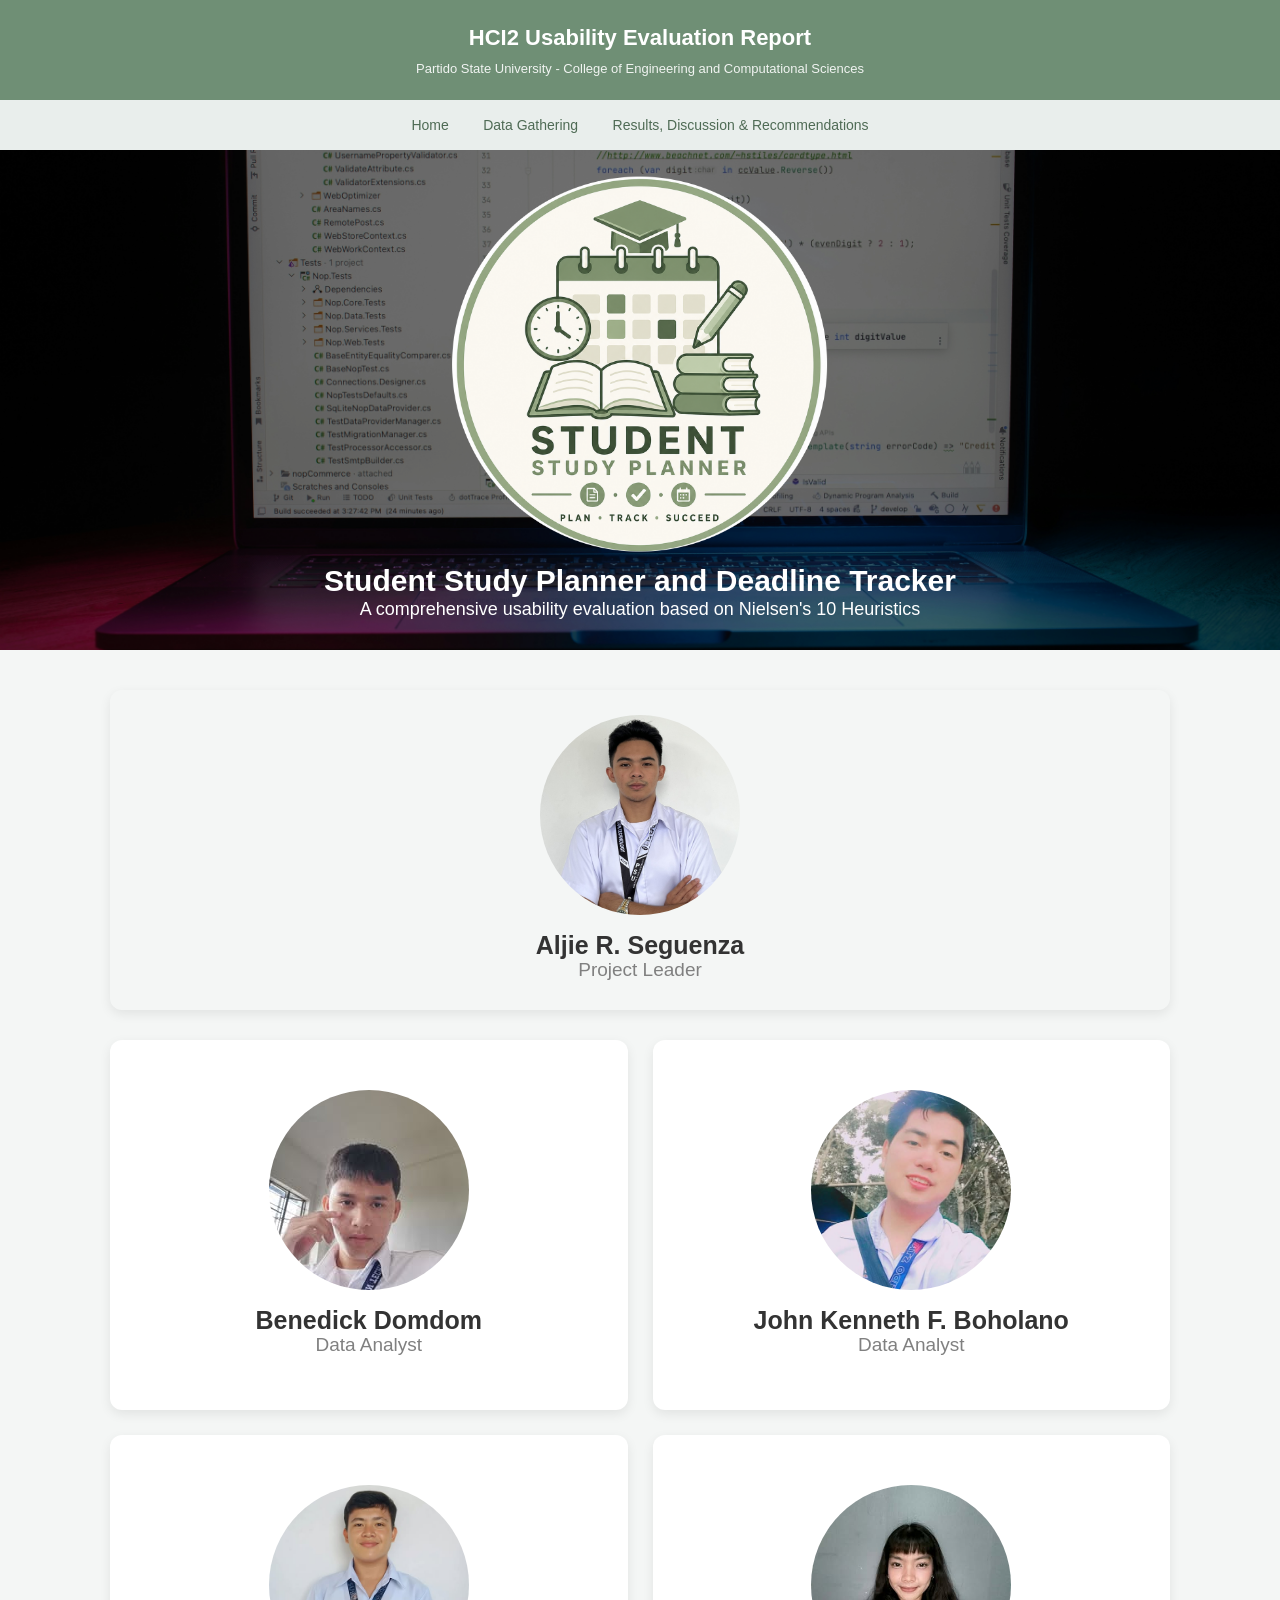
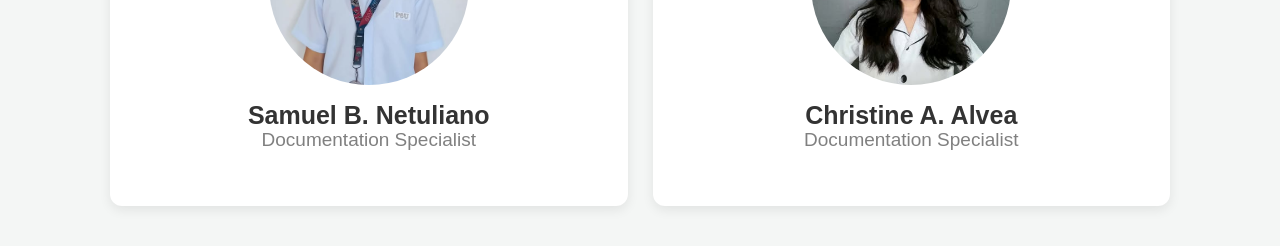
<file: index.html>
<!DOCTYPE html>
<html lang="en">
<head>
<meta charset="UTF-8">
<meta name="viewport" content="width=device-width, initial-scale=1.0">
<title>HCI2 Usability Evaluation Report</title>

<link rel="stylesheet" href="style.css">
</head>

<body>

<!-- HEADER -->
<div class="header">
    <h1>HCI2 Usability Evaluation Report</h1>
    <p>Partido State University - College of Engineering and Computational Sciences</p>
</div>

<!-- NAVBAR -->
<div class="navbar">
    <a href="index.html">Home</a>
    <a href="domdom/DataGather/Datapage.html">Data Gathering</a>
    <a href="tin/results.html">Results, Discussion & Recommendations</a>
</div>

<!-- HERO (UPDATED WITH OVERLAY CONTENT) -->
<div class="hero">
    <img src="photos/daniil-komov-EiRDRKEkboU-unsplash.jpg" alt="Header Image">

    <div class="hero-content">
        <img src="photos/logo.png" alt="Logo" class="hero-logo">
        <h2>Student Study Planner and Deadline Tracker</h2>
        <p>A comprehensive usability evaluation based on Nielsen's 10 Heuristics</p>
    </div>
</div>

<!-- MAIN CONTENT -->
<div class="container">

    <!-- TEAM -->
    <div class="team">

        <!-- LEADER -->
        <div class="leader">
            <img src="photos/Seguenza.JPEG" alt="Aljie Seguenza" class="avatar">
            <h4>Aljie R. Seguenza</h4>
            <div class="role">Project Leader</div>
        </div>

        <div class="team-grid">

            <div class="member">
                <img src="photos/Domdom.jpg" class="avatar">
                <h4>Benedick Domdom</h4>
                <div class="role">Data Analyst</div>
            </div>

            <div class="member">
                <img src="photos/Boholano.jpg" class="avatar">
                <h4>John Kenneth F. Boholano</h4>
                <div class="role">Data Analyst</div>
            </div>

            <div class="member">
                <img src="photos/Netuliano.jpg" class="avatar">
                <h4>Samuel B. Netuliano</h4>
                <div class="role">Documentation Specialist</div>
            </div>

            <div class="member">
                <img src="photos/Alvea.jpg" class="avatar">
                <h4>Christine A. Alvea</h4>
                <div class="role">Documentation Specialist</div>
            </div>

        </div>
    </div>

</div>

</body>
</html>
</file>
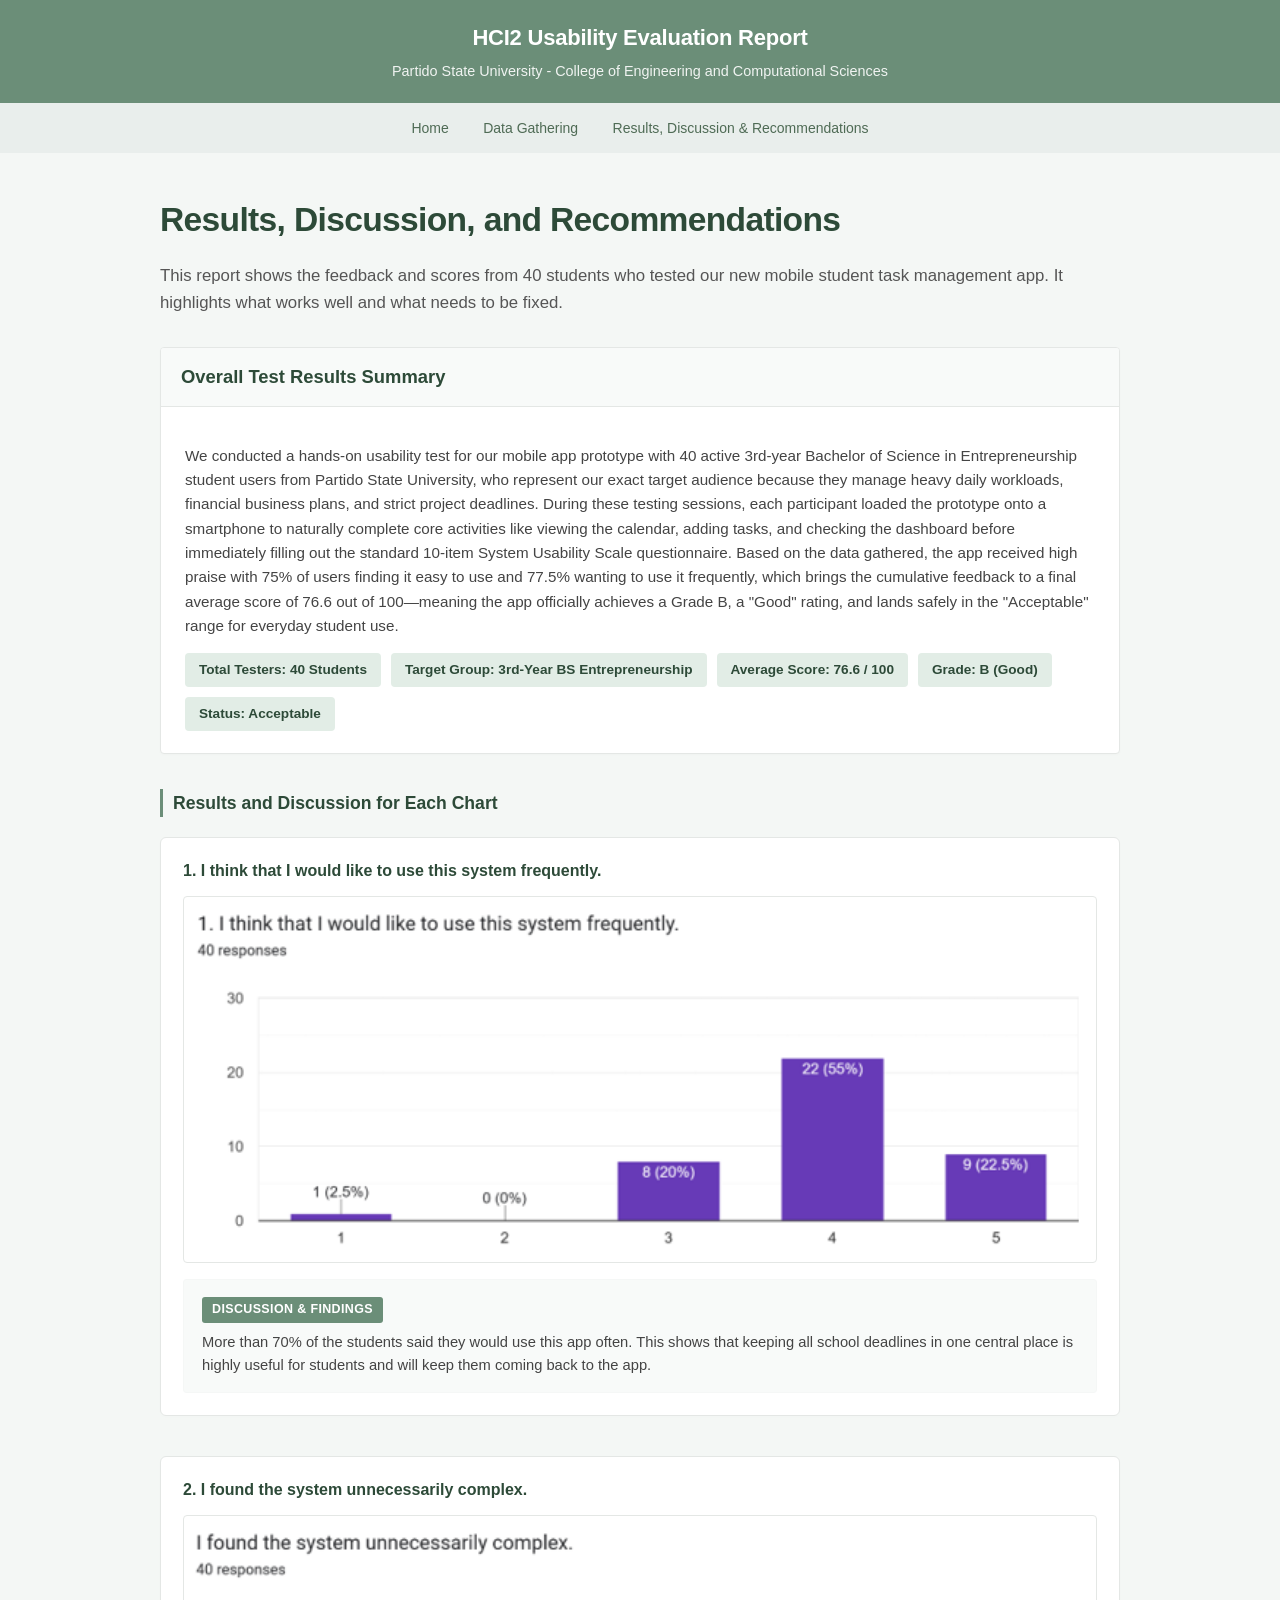
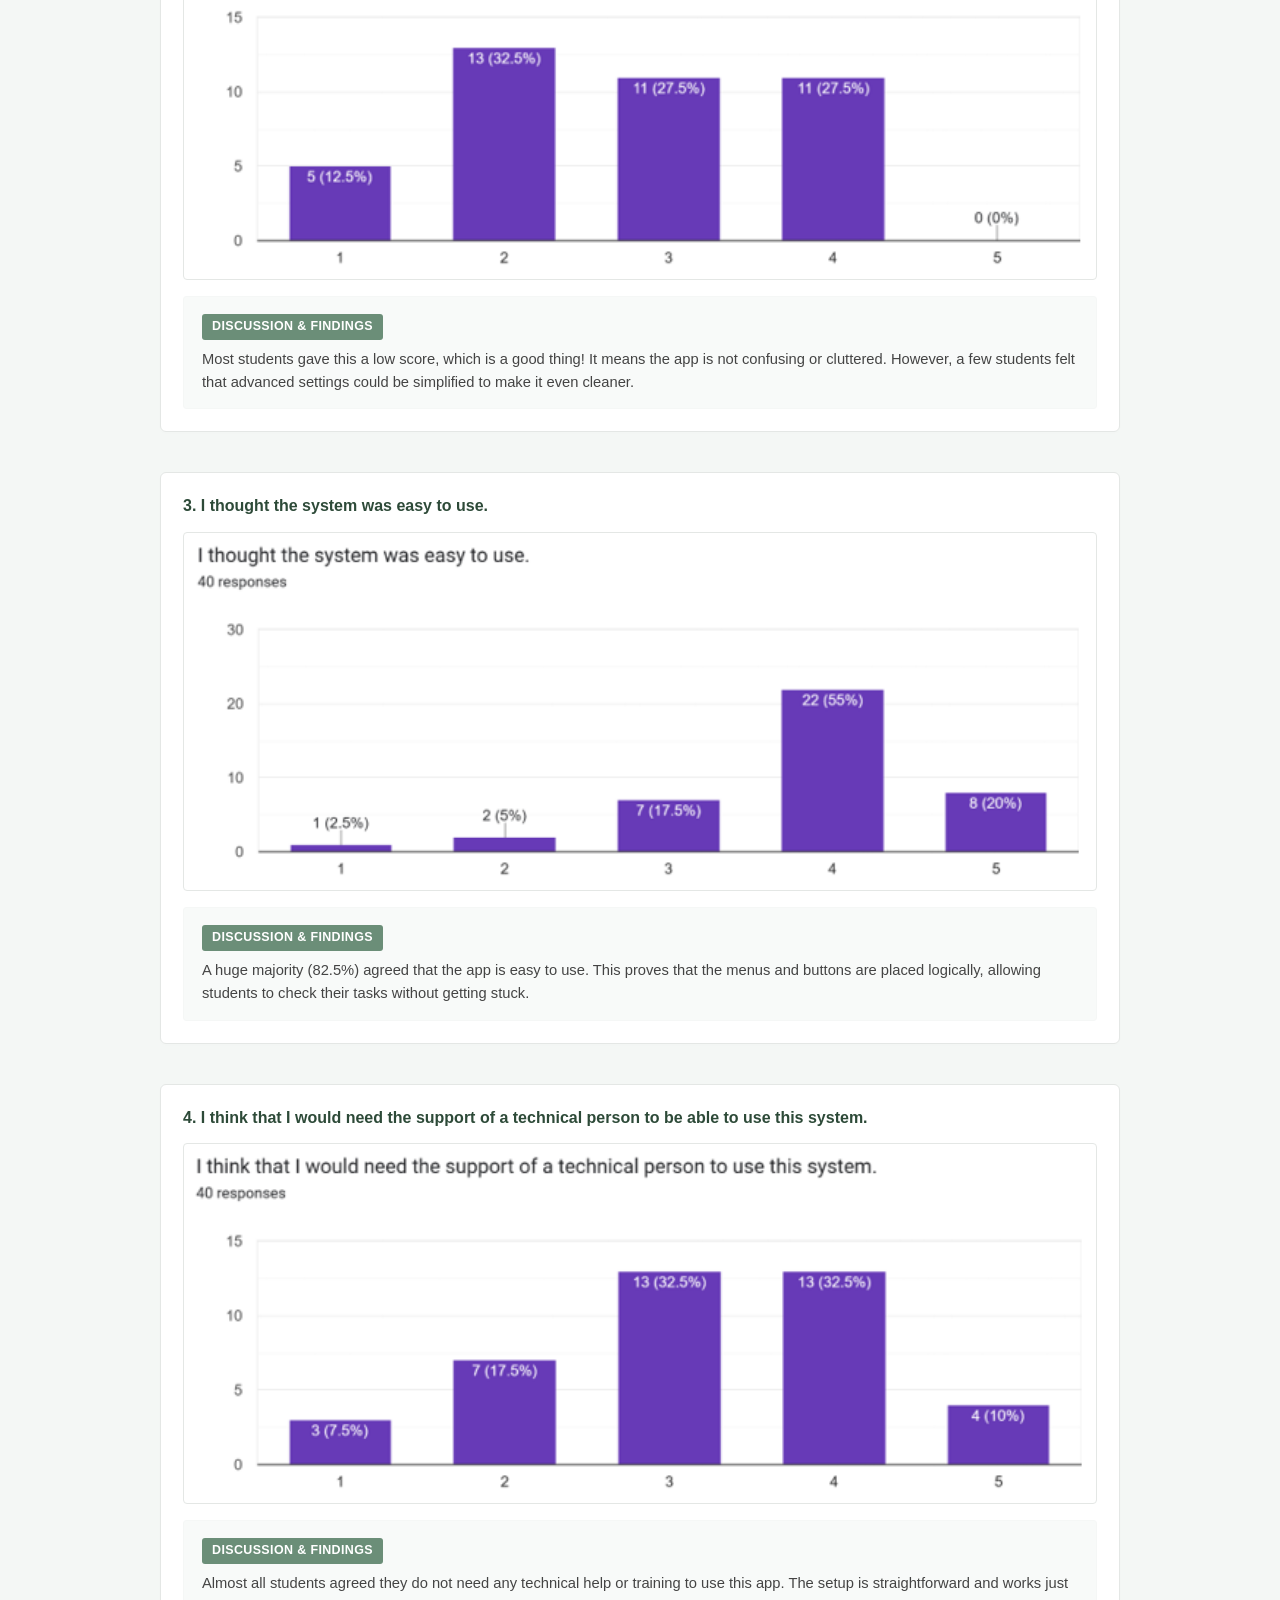
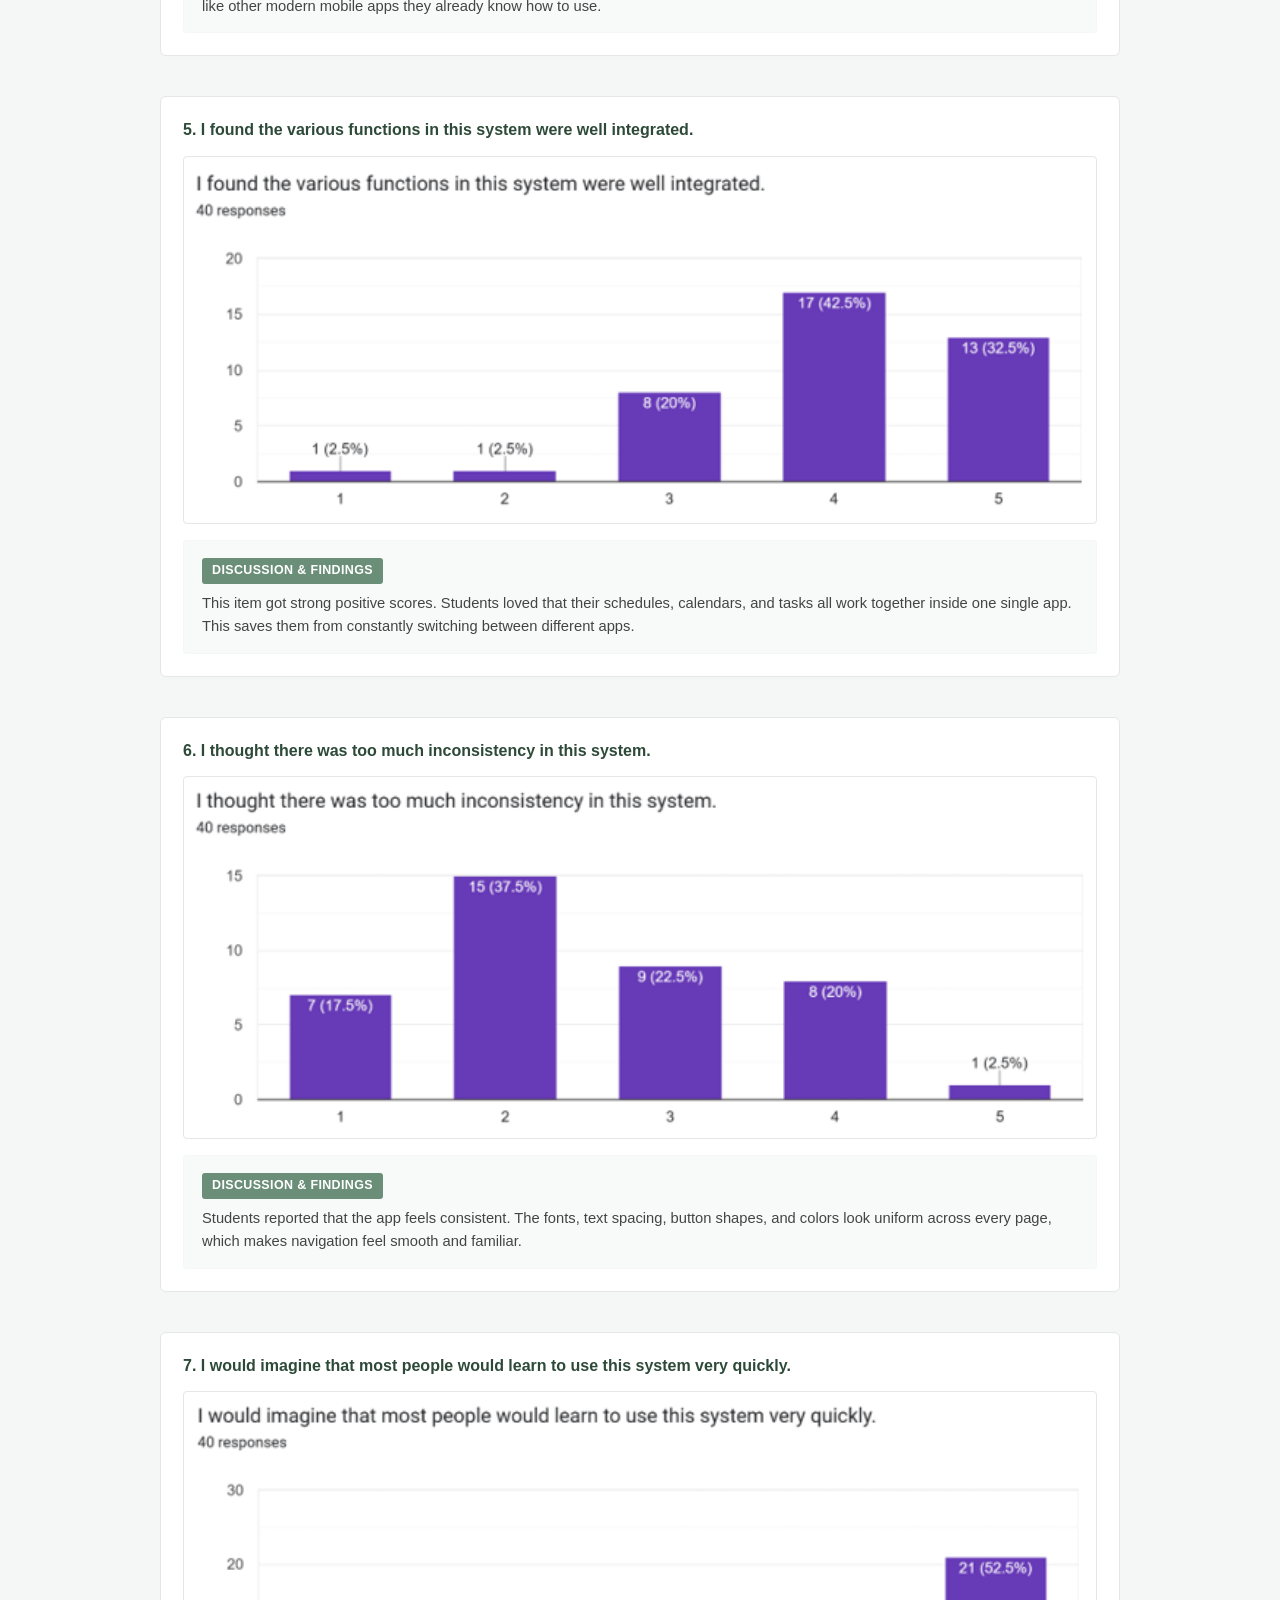
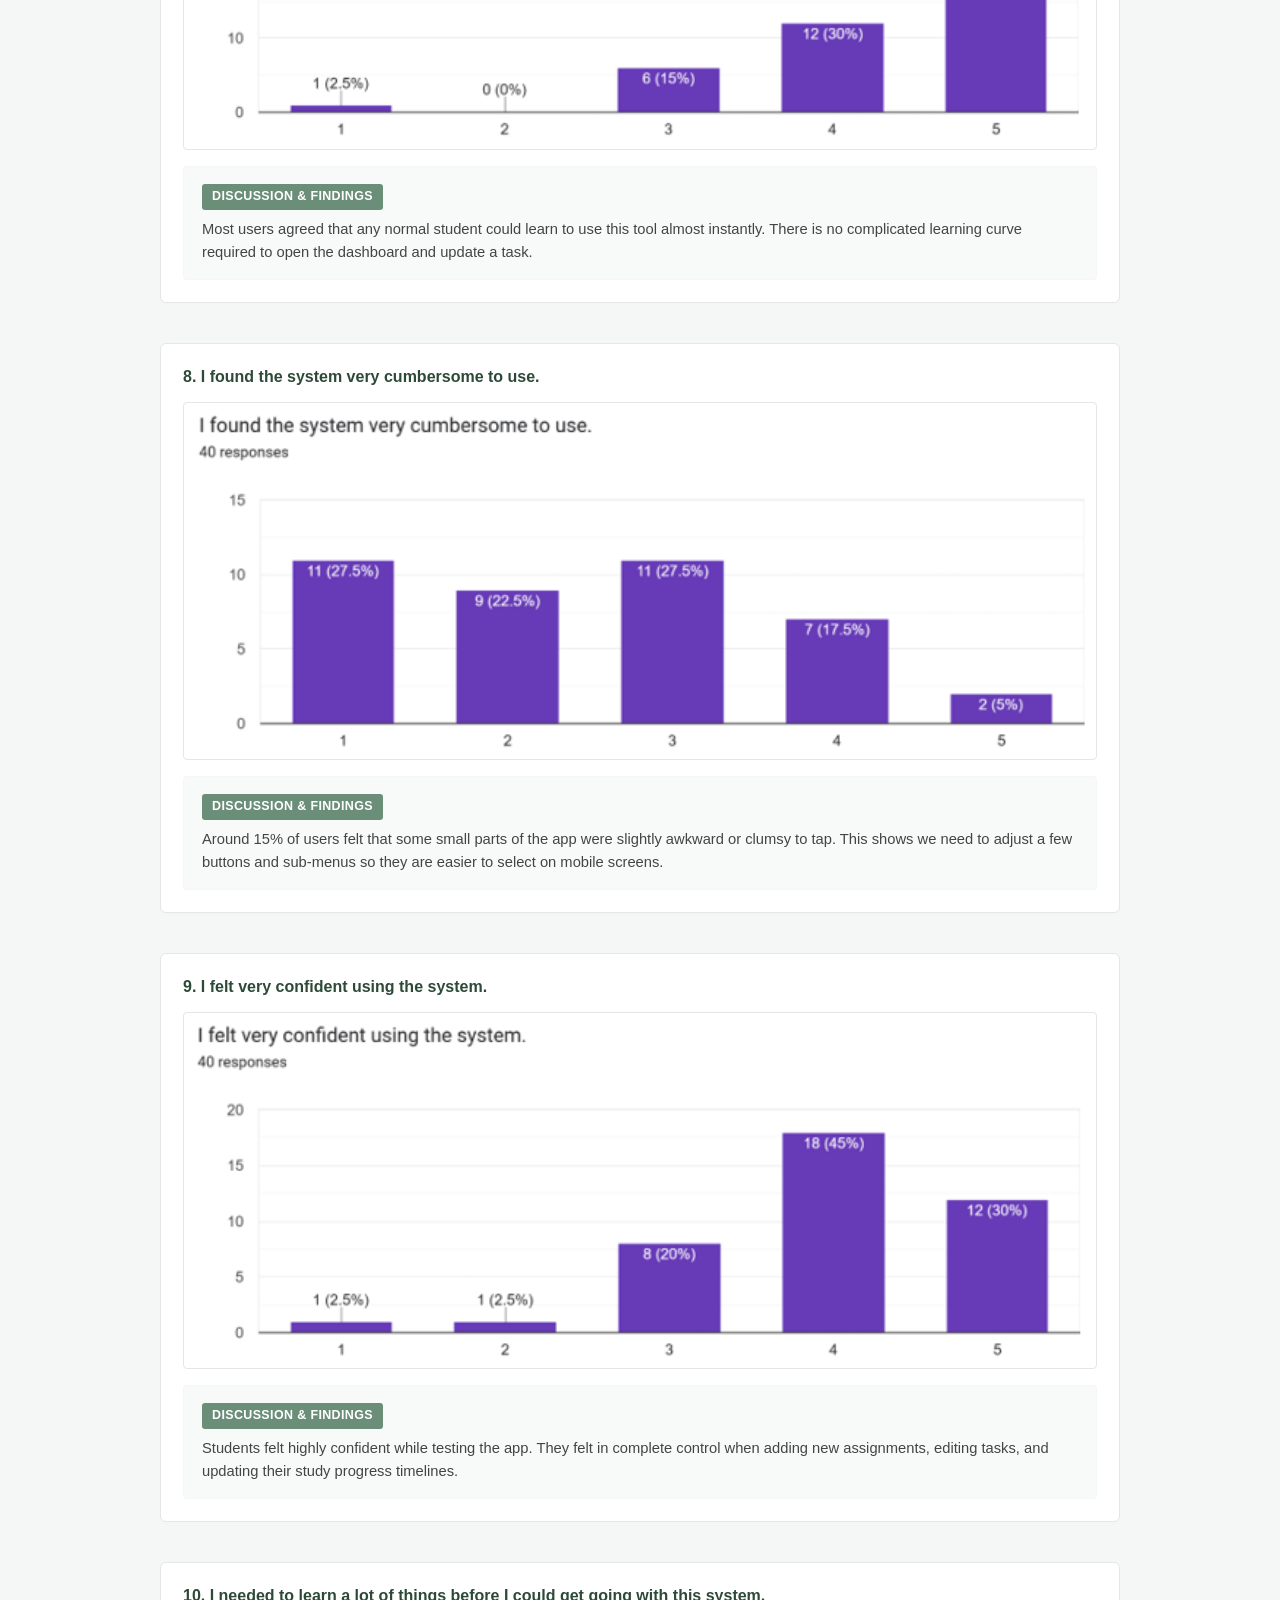
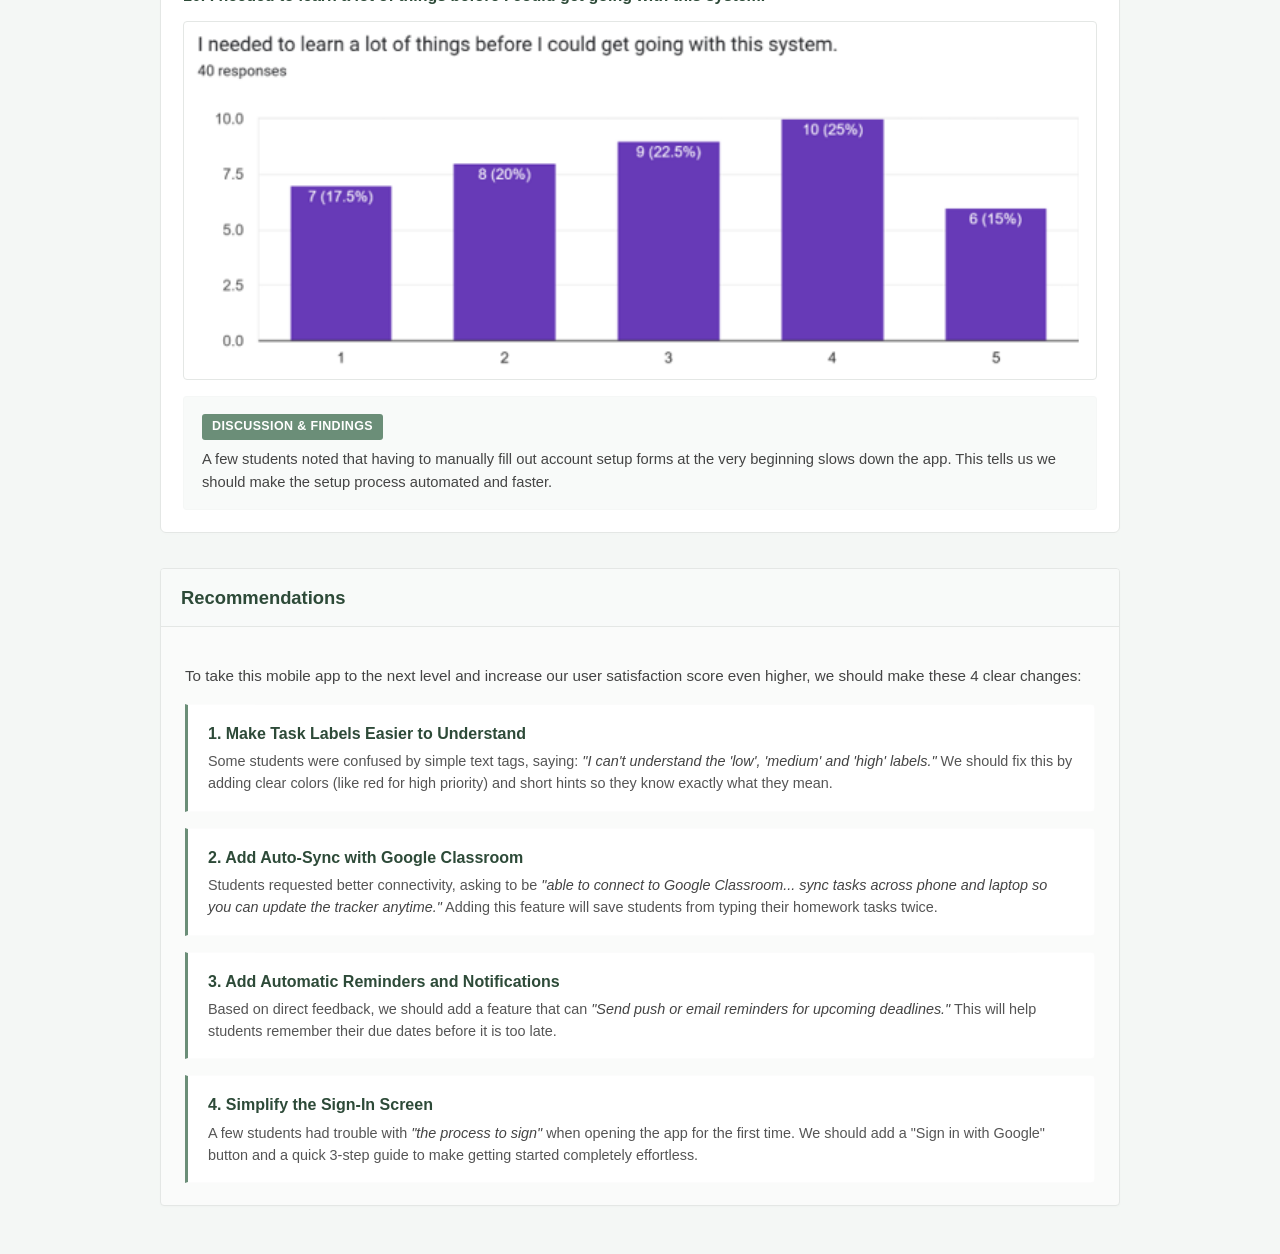
<file: tin/results.html>
<!DOCTYPE html>
<html lang="en">
<head>
    <meta charset="UTF-8">
    <meta name="viewport" content="width=device-width, initial-scale=1.0">
    <title>Usability Test Results - Mobile App Evaluation</title>
    <link rel="stylesheet" href="results.css">
</head>
<body>

    <header>
        <div class="header-content">
            <h1>HCI2 Usability Evaluation Report</h1>
            <p>Partido State University - College of Engineering and Computational Sciences</p>
        </div>
    </header>

<div class="navbar">
    <a href="../index.html">Home</a>
    <a href="../domdom/DataGather/Datapage.html">Data Gathering</a>
    <a href="results.html">Results, Discussion & Recommendations</a>
</div>


    <main>
        <div class="content-container">
            
            <h2 class="page-main-title">Results, Discussion, and Recommendations</h2>
            <p class="page-intro-text">
                This report shows the feedback and scores from 40 students who tested our new mobile student task management app. It highlights what works well and what needs to be fixed.
            </p>

            <section class="display-card">
                <div class="card-header">Overall Test Results Summary</div>
                <div class="card-body">
                    <p>
                        We conducted a hands-on usability test for our mobile app prototype with 40 active 3rd-year Bachelor of Science in Entrepreneurship student users from Partido State University, who represent our exact target audience because they manage heavy daily workloads, financial business plans, and strict project deadlines. During these testing sessions, each participant loaded the prototype onto a smartphone to naturally complete core activities like viewing the calendar, adding tasks, and checking the dashboard before immediately filling out the standard 10-item System Usability Scale questionnaire. Based on the data gathered, the app received high praise with 75% of users finding it easy to use and 77.5% wanting to use it frequently, which brings the cumulative feedback to a final average score of 76.6 out of 100—meaning the app officially achieves a Grade B, a "Good" rating, and lands safely in the "Acceptable" range for everyday student use.
                    </p>
                    
                    <div class="tag-container">
                        <span class="info-tag">Total Testers: 40 Students</span>
                        <span class="info-tag">Target Group: 3rd-Year BS Entrepreneurship</span>
                        <span class="info-tag">Average Score: 76.6 / 100</span>
                        <span class="info-tag">Grade: B (Good)</span>
                        <span class="info-tag">Status: Acceptable</span>
                    </div>
                </div>
            </section>

            <h3 class="sub-section-header">Results and Discussion for Each Chart</h3>
            <div class="graphic-charts-grid">
                
                <div class="chart-box">
                    <div class="chart-box-title">1. I think that I would like to use this system frequently.</div>
                    <div class="chart-render-zone">
                        <img src="chart1.png" alt="Chart 1 Results">
                    </div>
                    <div class="chart-analysis">
                        <span class="analysis-badge">Discussion & Findings</span>
                        <p>More than 70% of the students said they would use this app often. This shows that keeping all school deadlines in one central place is highly useful for students and will keep them coming back to the app.</p>
                    </div>
                </div>

                <div class="chart-box">
                    <div class="chart-box-title">2. I found the system unnecessarily complex.</div>
                    <div class="chart-render-zone">
                        <img src="chart2.png" alt="Chart 2 Results">
                    </div>
                    <div class="chart-analysis">
                        <span class="analysis-badge">Discussion & Findings</span>
                        <p>Most students gave this a low score, which is a good thing! It means the app is not confusing or cluttered. However, a few students felt that advanced settings could be simplified to make it even cleaner.</p>
                    </div>
                </div>

                <div class="chart-box">
                    <div class="chart-box-title">3. I thought the system was easy to use.</div>
                    <div class="chart-render-zone">
                        <img src="chart3.png" alt="Chart 3 Results">
                    </div>
                    <div class="chart-analysis">
                        <span class="analysis-badge">Discussion & Findings</span>
                        <p>A huge majority (82.5%) agreed that the app is easy to use. This proves that the menus and buttons are placed logically, allowing students to check their tasks without getting stuck.</p>
                    </div>
                </div>

                <div class="chart-box">
                    <div class="chart-box-title">4. I think that I would need the support of a technical person to be able to use this system.</div>
                    <div class="chart-render-zone">
                        <img src="chart4.png" alt="Chart 4 Results">
                    </div>
                    <div class="chart-analysis">
                        <span class="analysis-badge">Discussion & Findings</span>
                        <p>Almost all students agreed they do not need any technical help or training to use this app. The setup is straightforward and works just like other modern mobile apps they already know how to use.</p>
                    </div>
                </div>

                <div class="chart-box">
                    <div class="chart-box-title">5. I found the various functions in this system were well integrated.</div>
                    <div class="chart-render-zone">
                        <img src="chart5.png" alt="Chart 5 Results">
                    </div>
                    <div class="chart-analysis">
                        <span class="analysis-badge">Discussion & Findings</span>
                        <p>This item got strong positive scores. Students loved that their schedules, calendars, and tasks all work together inside one single app. This saves them from constantly switching between different apps.</p>
                    </div>
                </div>

                <div class="chart-box">
                    <div class="chart-box-title">6. I thought there was too much inconsistency in this system.</div>
                    <div class="chart-render-zone">
                        <img src="chart6.png" alt="Chart 6 Results">
                    </div>
                    <div class="chart-analysis">
                        <span class="analysis-badge">Discussion & Findings</span>
                        <p>Students reported that the app feels consistent. The fonts, text spacing, button shapes, and colors look uniform across every page, which makes navigation feel smooth and familiar.</p>
                    </div>
                </div>

                <div class="chart-box">
                    <div class="chart-box-title">7. I would imagine that most people would learn to use this system very quickly.</div>
                    <div class="chart-render-zone">
                        <img src="chart7.png" alt="Chart 7 Results">
                    </div>
                    <div class="chart-analysis">
                        <span class="analysis-badge">Discussion & Findings</span>
                        <p>Most users agreed that any normal student could learn to use this tool almost instantly. There is no complicated learning curve required to open the dashboard and update a task.</p>
                    </div>
                </div>

                <div class="chart-box">
                    <div class="chart-box-title">8. I found the system very cumbersome to use.</div>
                    <div class="chart-render-zone">
                        <img src="chart8.png" alt="Chart 8 Results">
                    </div>
                    <div class="chart-analysis">
                        <span class="analysis-badge">Discussion & Findings</span>
                        <p>Around 15% of users felt that some small parts of the app were slightly awkward or clumsy to tap. This shows we need to adjust a few buttons and sub-menus so they are easier to select on mobile screens.</p>
                    </div>
                </div>

                <div class="chart-box">
                    <div class="chart-box-title">9. I felt very confident using the system.</div>
                    <div class="chart-render-zone">
                        <img src="chart9.png" alt="Chart 9 Results">
                    </div>
                    <div class="chart-analysis">
                        <span class="analysis-badge">Discussion & Findings</span>
                        <p>Students felt highly confident while testing the app. They felt in complete control when adding new assignments, editing tasks, and updating their study progress timelines.</p>
                    </div>
                </div>

                <div class="chart-box">
                    <div class="chart-box-title">10. I needed to learn a lot of things before I could get going with this system.</div>
                    <div class="chart-render-zone">
                        <img src="chart10.png" alt="Chart 10 Results">
                    </div>
                    <div class="chart-analysis">
                        <span class="analysis-badge">Discussion & Findings</span>
                        <p>A few students noted that having to manually fill out account setup forms at the very beginning slows down the app. This tells us we should make the setup process automated and faster.</p>
                    </div>
                </div>

            </div>

            <section class="display-card alternative-bg-card" style="margin-top: 35px;">
                <div class="card-header">Recommendations</div>
                <div class="card-body">
                    <p>To take this mobile app to the next level and increase our user satisfaction score even higher, we should make these 4 clear changes:</p>
                    
                    <div class="recommendation-block">
                        <div class="rec-title">1. Make Task Labels Easier to Understand</div>
                        <p class="rec-desc">Some students were confused by simple text tags, saying: <em>"I can't understand the 'low', 'medium' and 'high' labels."</em> We should fix this by adding clear colors (like red for high priority) and short hints so they know exactly what they mean.</p>
                    </div>

                    <div class="recommendation-block">
                        <div class="rec-title">2. Add Auto-Sync with Google Classroom</div>
                        <p class="rec-desc">Students requested better connectivity, asking to be <em>"able to connect to Google Classroom... sync tasks across phone and laptop so you can update the tracker anytime."</em> Adding this feature will save students from typing their homework tasks twice.</p>
                    </div>

                    <div class="recommendation-block">
                        <div class="rec-title">3. Add Automatic Reminders and Notifications</div>
                        <p class="rec-desc">Based on direct feedback, we should add a feature that can <em>"Send push or email reminders for upcoming deadlines."</em> This will help students remember their due dates before it is too late.</p>
                    </div>

                    <div class="recommendation-block">
                        <div class="rec-title">4. Simplify the Sign-In Screen</div>
                        <p class="rec-desc">A few students had trouble with <em>"the process to sign"</em> when opening the app for the first time. We should add a "Sign in with Google" button and a quick 3-step guide to make getting started completely effortless.</p>
                    </div>
                </div>
            </section>

        </div>
    </main>

</body>
</html>
</file>
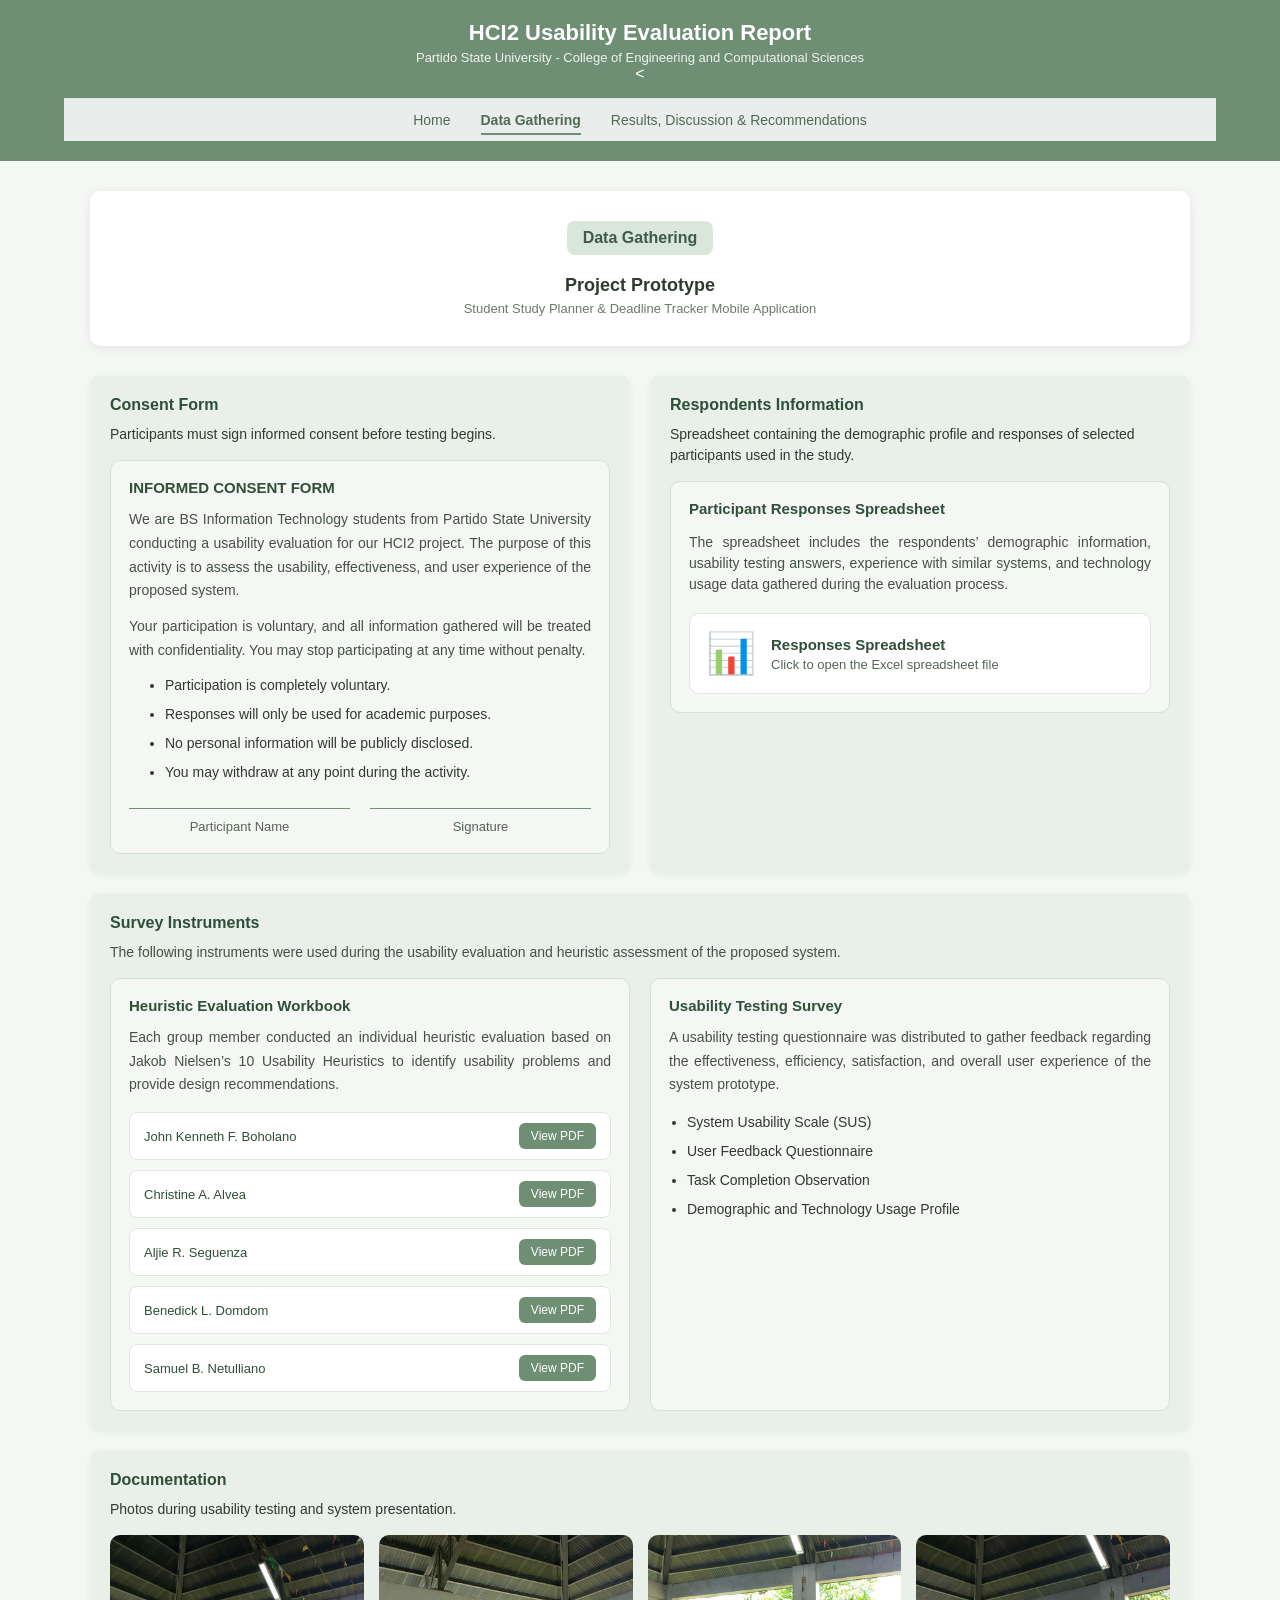
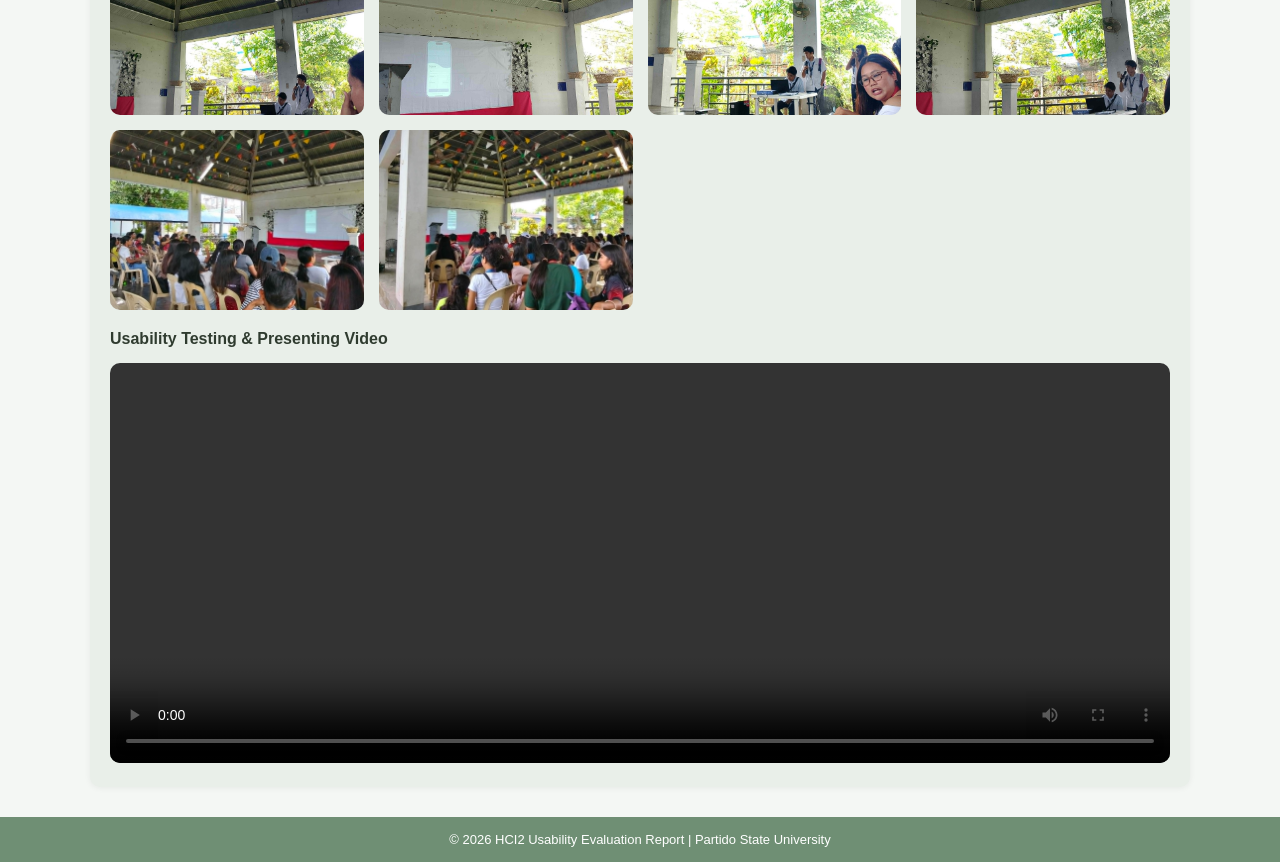
<file: domdom/DataGather/Datapage.html>
<!DOCTYPE html>
<html lang="en">
<head>
  <meta charset="UTF-8" />
  <meta name="viewport" content="width=device-width, initial-scale=1.0"/>
  <title>HCI2 Usability Evaluation Report</title>
  <link rel="stylesheet" href="Datapage.css"/>
</head>
<body>

  <!-- HEADER -->
  <header class="header">
    <div class="container">
      <h1>HCI2 Usability Evaluation Report</h1>
      <p>Partido State University - College of Engineering and Computational Sciences</p>
    </div>

    <!-- NAVIGATION -->
<<nav class="nav">
  <ul>
    <li><a href="../../index.html">Home</a></li>
    <li><a class="active" href="Datapage.html">Data Gathering</a></li>
    <li><a href="../../tin/results.html">Results, Discussion & Recommendations</a></li>
  </ul>
</nav>
  </header>

  <!-- MAIN CONTENT -->
  <main class="container">

    <!-- PAGE TITLE CARD -->
    <section class="hero-card">
      <span class="tag">Data Gathering</span>
      <h2>Project Prototype</h2>
      <p class="subtitle">Student Study Planner & Deadline Tracker Mobile Application</p>
    </section>

    <!-- CONTENT GRID -->
    <section class="grid">

      <!-- Consent Form -->
      <div class="card">
      <h3>Consent Form</h3>
      <p>
        Participants must sign informed consent before testing begins.
      </p>

      <div class="consent-box">

      <h4>INFORMED CONSENT FORM</h4>

      <p>
      We are BS Information Technology students from Partido State University 
      conducting a usability evaluation for our HCI2 project. The purpose of this 
      activity is to assess the usability, effectiveness, and user experience of 
      the proposed system.
      </p>

      <p>
      Your participation is voluntary, and all information gathered will be treated 
      with confidentiality. You may stop participating at any time without penalty.
      </p>

      <ul class="consent-list">
      <li>Participation is completely voluntary.</li>
      <li>Responses will only be used for academic purposes.</li>
      <li>No personal information will be publicly disclosed.</li>
      <li>You may withdraw at any point during the activity.</li>
      </ul>

      <div class="signature-section">
        <div class="signature-box">
          <span>Participant Name</span>
        </div>

        <div class="signature-box">
          <span>Signature</span>
        </div>
      </div>

    </div>
  </div>

      <!-- Respondents Info -->
<div class="card">

  <h3>Respondents Information</h3>

  <p>
    Spreadsheet containing the demographic profile and responses
    of selected participants used in the study.
  </p>

  <div class="respondents-box">

    <h4>Participant Responses Spreadsheet</h4>

    <p class="respondent-note">
      The spreadsheet includes the respondents’ demographic
      information, usability testing answers, experience with
      similar systems, and technology usage data gathered during
      the evaluation process.
    </p>

    <a href="Responses.xlsx"
       target="_blank"
       class="spreadsheet-card">

      <div class="spreadsheet-icon">
        📊
      </div>

      <div class="spreadsheet-info">
        <span class="spreadsheet-title">
          Responses Spreadsheet
        </span>

        <span class="spreadsheet-subtitle">
          Click to open the Excel spreadsheet file
        </span>
      </div>

    </a>

  </div>

</div>

      <!-- Survey Instruments -->
<div class="card full">

  <h3>Survey Instruments</h3>

  <p class="survey-desc">
    The following instruments were used during the usability evaluation
    and heuristic assessment of the proposed system.
  </p>

  <div class="instrument-container">

    <!-- Heuristic Evaluation -->
    <div class="instrument-box">

      <h4>Heuristic Evaluation Workbook</h4>

      <p>
        Each group member conducted an individual heuristic evaluation
        based on Jakob Nielsen’s 10 Usability Heuristics to identify
        usability problems and provide design recommendations.
      </p>

      <div class="workbook-list">

        <div class="workbook-item">
          <span>John Kenneth F. Boholano</span>
          <a href="Boholano-Heuristic_Evaluation_Workbook.pdf" target="_blank">
            View PDF
          </a>
        </div>

        <div class="workbook-item">
          <span>Christine A. Alvea</span>
          <a href="[ALVEA]_Heuristic_Evaluation_Workbook.pdf" target="_blank">
            View PDF
          </a>
        </div>

        <div class="workbook-item">
          <span>Aljie R. Seguenza</span>
          <a href="Seguenzam Heurustuc evaluation.pdf" target="_blank">
            View PDF
          </a>
        </div>

        <div class="workbook-item">
          <span>Benedick L. Domdom</span>
          <a href="Dom-Heuristic_Evaluation_Workbook.pdf" target="_blank">
            View PDF
          </a>
        </div>

        <div class="workbook-item">
          <span>Samuel B. Netulliano</span>
          <a href="Netuliano_Heuristic_Evaluation_Workbook_1_Fillable.pdf" target="_blank">
            View PDF
          </a>
        </div>

      </div>

    </div>

    <!-- Usability Survey -->
    <div class="instrument-box">

      <h4>Usability Testing Survey</h4>

      <p>
        A usability testing questionnaire was distributed to gather
        feedback regarding the effectiveness, efficiency, satisfaction,
        and overall user experience of the system prototype.
      </p>

      <ul class="instrument-list">
        <li>System Usability Scale (SUS)</li>
        <li>User Feedback Questionnaire</li>
        <li>Task Completion Observation</li>
        <li>Demographic and Technology Usage Profile</li>
      </ul>

    </div>

  </div>

</div>

      <!-- Documentation -->
      <div class="card full">
        <h3>Documentation</h3>
        <p>Photos during usability testing and system presentation.</p>

      <div class="gallery">
        <img src="images/photo1.jpg" alt="">
        <img src="images/photo2.jpg" alt="">
        <img src="images/photo3.jpg" alt="">
        <img src="images/photo4.jpg" alt="">
        <img src="images/photo5.jpg" alt="">
        <img src="images/photo6.jpg" alt="">
      </div>
      <h4 style="margin-top:20px;">Usability Testing & Presenting Video</h4>

      <video class="doc-video" controls>
        <source src="videos/demo.mp4" type="video/mp4">
        Your browser does not support the video tag.
      </video>

    </div>

    </section>

  </main>

  <!-- FOOTER -->
  <footer class="footer">
    <p>© 2026 HCI2 Usability Evaluation Report | Partido State University</p>
  </footer>

</body>
</html>
</file>
<file: style.css>
/* RESET */
* {
    margin: 0;
    padding: 0;
    box-sizing: border-box;
}

/* BODY */
body {
    font-family: 'Segoe UI', Tahoma, Geneva, Verdana, sans-serif;
    font-size: 16px; /* standard */
    line-height: 1.6;
    background-color: #f4f6f5;
    color: #333;
}

/* HEADER */
.header {
    background-color: #6f8f75;
    color: white;
    text-align: center;
    padding: 20px 5%;
}

.header h1 {
    font-size: 22px;
    font-weight: 600;
}

.header p {
  font-size: 13px;
  opacity: 0.9;
  margin-top: 4px;
}

/* NAVBAR */
.navbar {
    background-color: #e9eeec;
    padding: 12px;
    text-align: center;
    position: sticky;
    top: 0;
    z-index: 1000; /* keeps it above other elements */
}
.navbar a {
    margin: 0 15px;
    text-decoration: none;
    color: #4f6b55;
    font-size: 14px;
    font-weight: 500;
    position: relative;
    transition: color 0.3s ease;
}

.navbar a:hover {
  border-bottom: 2px solid #6f8f74;
}

.navbar a:active {
  border-bottom: 2px solid #6f8f74;
  font-weight: 600;
}

/* HERO SECTION */
.hero {
    position: relative;
    width: 100%;
    height: 500px;
    overflow: hidden;
}

.hero img {
    width: 100%;
    height: 100%;
    object-fit: cover;
}

/* DARK OVERLAY */
.hero::after {
    content: "";
    position: absolute;
    top: 0;
    left: 0;
    width: 100%;
    height: 100%;
    background: rgba(0, 0, 0, 0.4);
}

/* CONTENT ON IMAGE */
.hero-content {
    position: absolute;
    top: 50%;
    left: 50%;
    transform: translate(-50%, -50%);
    text-align: center;
    color: white;
    z-index: 1;
}

/* HERO LOGO */
.hero-logo {
    width: 375px;        /* adjust freely */
    height: auto;        /* keeps proper ratio */
    max-width: 375px;     /* prevents overflow */
    display: block;
    margin: 0 auto 5px;
}
/* HERO TEXT */
.hero-content h2 {
    font-size: 30px;
    margin-bottom: 10px;
}

.hero-content p {
    font-size: 18px;
    margin-top: -20px;
}
/* CONTAINER */
.container {
    max-width: 1100px;
    margin: 40px auto;
    padding: 0 20px;
}

/* CARD */
.card {
    background: white;
    border-radius: 12px;
    padding: 35px;
    text-align: center;
    box-shadow: 0 4px 12px rgba(0,0,0,0.08);
    margin-bottom: 40px;
}


.card h2 {
    font-size: 24px;
    margin-top: 10px;
}

.card p {
    font-size: 18px;
    color: #555;
}

/* TEAM */
.team {
    margin-top: 20px;
}

/* LEADER */
.leader {
    padding: 25px;
    border-radius: 12px;
    text-align: center;
    box-shadow: 0 4px 12px rgba(0,0,0,0.08);
    text-align: center;
    margin-bottom: 30px;
}

.leader h4 {
    font-size: 25px;
}

.leader .role {
    font-size: 19px;
    color: gray;
}

/* TEAM GRID (2 COLUMNS) */
.team-grid {
    display: grid;
    grid-template-columns: repeat(2, 1fr);
    gap: 25px;
}

/* MEMBER CARD */
.member {
    background: white;
    padding: 50px;
    border-radius: 12px;
    text-align: center;
    box-shadow: 0 4px 12px rgba(0,0,0,0.08);
}

.member h4 {
    font-size: 25px;
    margin-top: 8px;
}

.role {
    font-size: 19px;
    color: gray;
    margin-top: -10px;
}

/* AVATAR IMAGE */
.avatar {
    width: 200px;
    height: 200px;
    border-radius: 50%;
    object-fit: cover; /* FIXES STRETCHING */
    display: block;
    margin: 0 auto 10px;
}

/* LEADER IMAGE (BIGGER) */
.leader .avatar {
    width: 200px;
    height: 200px;
}

/* FEATURES */
.features {
    display: grid;
    grid-template-columns: repeat(auto-fit, minmax(250px, 1fr));
    gap: 25px;
    margin-top: 40px;
}

.feature-box {
    background-color: #dfe7e2;
    padding: 25px;
    border-radius: 12px;
}

.feature-box h3 {
    font-size: 20px;
    margin-bottom: 5px;
}

.feature-box p {
    font-size: 15px;
    color: #444;
}

/* RESPONSIVE (MOBILE) */
@media (max-width: 768px) {
    .team-grid {
        grid-template-columns: 1fr; /* 1 column on mobile */
    }

    .header h1 {
        font-size: 24px;
    }

    .card h2 {
        font-size: 20px;
    }
}
</file>
<file: tin/results.css>
/* ==========================================================================
   1. GLOBAL VARIABLES & DESIGN SYSTEM TOKENS
   ========================================================================== */
:root {
    --primary-green: #6b8e78;
    --dark-green: #2d4a38;
    --light-bg: #f4f7f5;
    --card-bg: #ffffff;
    --accent-bg: #e2ede6;
    --text-dark: #333333;
    --text-muted: #555555;
    --border-color: #e4e7e5;
}

/* ==========================================================================
   2. CORE RESET & TYPOGRAPHY SYSTEM
   ========================================================================== */
html {
    scroll-behavior: smooth;
}

.navbar {
    background-color: #e9eeec;
    padding: 12px;
    text-align: center;
    position: sticky;
    top: 0;
    z-index: 1000; /* keeps it above other elements */
}
.navbar a {
    margin: 0 15px;
    text-decoration: none;
    color: #4f6b55;
    font-size: 14px;
    font-weight: 500;
    position: relative;
    transition: color 0.3s ease;
}

.navbar a:hover {
  border-bottom: 2px solid #6f8f74;
}

.navbar a:active {
  border-bottom: 2px solid #6f8f74;
  font-weight: 600;
}

body {
    font-family: 'Segoe UI', Tahoma, Geneva, Verdana, sans-serif;
    margin: 0;
    padding: 0;
    background-color: var(--light-bg);
    color: var(--text-dark);
    line-height: 1.6;
    -webkit-font-smoothing: antialiased;
}

/* ==========================================================================
   3. HEADER ARCHITECTURE
   ========================================================================== */
header {
    background-color: var(--primary-green);
    text-align: center;
    color: #ffffff;
    padding: 20px 5%;
}

.header-content h1 {
    margin: 0;
   font-size: 22px;
    font-weight: 600;
    letter-spacing: -0.01em;
}

.header-content p {
    margin: 5px 0 0;
    font-size: 0.9rem;
    opacity: 0.9;
}

/* ==========================================================================
   4. STRUCTURAL CONTENT FRAMEWORK
   ========================================================================== */
main {
    padding: 20px;
}

.content-container {
    max-width: 960px;
    margin: 20px auto;
}

.page-main-title {
    font-size: 2.1rem;
    color: var(--dark-green);
    margin: 0 0 10px 0;
    font-weight: 600;
    letter-spacing: -0.02em;
}

.page-intro-text {
    font-size: 1.05rem;
    color: var(--text-muted);
    margin-bottom: 30px;
}

/* ==========================================================================
   5. DISPLAY CARD CONTAINERS
   ========================================================================== */
.display-card {
    background-color: var(--card-bg);
    border: 1px solid var(--border-color);
    border-radius: 4px;
    margin-bottom: 28px;
    box-shadow: 0 1px 3px rgba(0,0,0,0.02);
    overflow: hidden;
}

.card-header {
    background-color: #f8faf9;
    color: var(--dark-green);
    padding: 14px 20px;
    font-size: 1.15rem;
    font-weight: 600;
    border-bottom: 1px solid var(--border-color);
}

.card-body {
    padding: 22px 24px;
    font-size: 0.95rem;
    color: #444444;
}

.sub-section-header {
    font-size: 1.1rem;
    color: var(--dark-green);
    margin: 35px 0 15px 0;
    font-weight: 600;
    border-left: 3px solid var(--primary-green);
    padding-left: 10px;
}

.alternative-bg-card {
    background-color: #fafbfa;
}

/* ==========================================================================
   6. METRIC SYSTEM INFO BADGES
   ========================================================================== */
.tag-container {
    display: flex;
    flex-wrap: wrap;
    gap: 10px;
    margin-top: 5px;
}

.info-tag {
    background-color: var(--accent-bg);
    color: var(--dark-green);
    font-size: 0.85rem;
    font-weight: 600;
    padding: 6px 14px;
    border-radius: 4px;
}

/* ==========================================================================
   7. ITEMISED GRAPHICS & SPECIFIC DISCUSSION MATRIX GRID
   ========================================================================== */
.graphic-charts-grid {
    display: grid;
    grid-template-columns: 1fr;
    gap: 40px;
    margin-top: 20px;
}

.chart-box {
    background-color: #ffffff;
    border: 1px solid var(--border-color);
    border-radius: 6px;
    padding: 22px;
    display: flex;
    flex-direction: column;
    box-shadow: 0 1px 4px rgba(0,0,0,0.01);
}

.chart-box-title {
    font-size: 1rem;
    font-weight: 600;
    color: var(--dark-green);
    margin-bottom: 14px;
    line-height: 1.4;
}

.chart-render-zone {
    background-color: #ffffff;
    border: 1px solid var(--border-color);
    border-radius: 4px;
    min-height: 250px;
    max-height: 485px;
    display: flex;
    align-items: center;
    justify-content: center;
    overflow: hidden;
    padding: 10px;
}

.chart-render-zone img {
    width: 100%;
    height: 100%;
    object-fit: contain;
}

/* ==========================================================================
   8. SPECIFIC CHART ANALYSIS CONTENT LAYOUTS
   ========================================================================== */
.chart-analysis {
    margin-top: 16px;
    padding: 15px 18px;
    background-color: #f8faf9;
    border-radius: 4px;
    border: 1px solid rgba(0, 0, 0, 0.01);
}

.analysis-badge {
    display: inline-block;
    background-color: var(--primary-green);
    color: #ffffff;
    font-size: 0.78rem;
    font-weight: 600;
    padding: 3px 10px;
    border-radius: 3px;
    margin-bottom: 8px;
    text-transform: uppercase;
    letter-spacing: 0.03em;
}

.chart-analysis p {
    margin: 0;
    font-size: 0.92rem;
    color: #444444;
    line-height: 1.55;
}

/* ==========================================================================
   9. ACTIONABLE RECOMMENDATIONS INTERFACE BLOCK BUILDER
   ========================================================================== */
.recommendation-block {
    background-color: #ffffff;
    border-left: 3px solid var(--primary-green);
    padding: 16px 20px;
    border-radius: 0 4px 4px 0;
    margin-bottom: 16px;
    border-top: 1px solid rgba(0,0,0,0.01);
    border-right: 1px solid rgba(0,0,0,0.01);
    border-bottom: 1px solid rgba(0,0,0,0.01);
}

.recommendation-block:last-child {
    margin-bottom: 0;
}

.rec-title {
    font-weight: 600;
    color: var(--dark-green);
    font-size: 1rem;
    margin-bottom: 5px;
}

.rec-desc {
    margin: 0;
    font-size: 0.9rem;
    color: var(--text-muted);
    line-height: 1.5;
}

.rec-desc em {
    font-style: italic;
    color: #444444;
}

/* ==========================================================================
   10. RESPONSIVE LAYOUT MATRIX INTERFACE ADAPTATION
   ========================================================================== */
@media (max-width: 768px) {
    .page-main-title {
        font-size: 1.65rem;
    }
    
    header {
        padding: 15px 4%;
    }
    
    .card-body, .chart-box {
        padding: 16px;
    }
    
    .chart-render-zone {
        min-height: 200px;
    }
}
</file>
<file: domdom/DataGather/Datapage.css>
/* BASE STYLES */
* {
  margin: 0;
  padding: 0;
  box-sizing: border-box;
  font-family: "Segoe UI", Arial, sans-serif;
}

body {
  background: #f4f7f4;
  color: #2f3b2f;
}

/* CONTAINER */
.container {
  width: 90%;
  max-width: 1100px;
  margin: auto;
}

/* HEADER */
.header {
  background: #6f8f74; /* green tone from screenshot */
  color: white;
  text-align: center;
 padding: 20px 5%;
}

.header h1 {
  font-size: 22px;
  font-weight: 600;
}

.header p {
  font-size: 13px;
  opacity: 0.9;
  margin-top: 4px;
}

/* NAVIGATION */
.nav {
  margin-top: 15px;
  background-color: #e9eeec;
  border-top: 1px solid #dfe6df;
}

.nav ul {
  display: flex;
  list-style: none;
  justify-content: center;
  gap: 30px;
  padding: 12px 0;
}

.nav a {
  text-decoration: none;
  color: #4f6b55;
  font-weight: 500;
  font-size: 14px;
  padding-bottom: 5px;
  transition: 0.2s;
}

.nav a:hover {
  border-bottom: 2px solid #6f8f74;
}

.nav a.active {
  border-bottom: 2px solid #6f8f74;
  font-weight: 600;
}

/* HERO CARD */
.hero-card {
  background: white;
  margin-top: 30px;
  padding: 30px;
  border-radius: 10px;
  text-align: center;
  box-shadow: 0 2px 10px rgba(0,0,0,0.08);
}

.tag {
  display: inline-block;
  background: #d8e6db;
  color: #3f5a45;
  padding: 8px 16px;
  border-radius: 8px;
  font-weight: 600;
  margin-bottom: 10px;
}

.hero-card h2 {
  margin-top: 10px;
  font-size: 18px;
}

.subtitle {
  font-size: 13px;
  margin-top: 5px;
  color: #6a7a6a;
}

/* GRID */
.grid {
  display: grid;
  grid-template-columns: repeat(2, 1fr);
  gap: 20px;
  margin: 30px 0;
}

/* CARD */
.card {
  background: #e9efe9;
  padding: 20px;
  border-radius: 10px;
  box-shadow: 0 1px 6px rgba(0,0,0,0.06);
}

.card h3 {
  margin-bottom: 10px;
  font-size: 16px;
  color: #2f4f37;
}

.card p, .card li {
  font-size: 14px;
  line-height: 1.5;
}

.card ul {
  padding-left: 18px;
}

.full {
  grid-column: span 2;
}

/* IMAGE GALLERY */
.gallery {
  margin-top: 15px;
  display: grid;
  grid-template-columns: repeat(auto-fit, minmax(220px, 1fr));
  gap: 15px;
}

.gallery img {
  width: 100%;
  height: 180px;
  object-fit: cover;
  border-radius: 10px;
  transition: 0.3s ease;
  cursor: pointer;
}

.gallery img:hover {
  transform: scale(1.05);
}

/* VIDEO STYLE */
.doc-video {
  width: 100%;
  max-height: 400px;
  margin-top: 15px;
  border-radius: 10px;
  outline: none;
}

/* FOOTER */
.footer {
  background: #6f8f74;
  color: white;
  text-align: center;
  padding: 15px;
  margin-top: 30px;
  font-size: 13px;
}

/* CONSENT FORM */
.consent-box {
  margin-top: 15px;
  background: #f4f7f4;
  border: 1px solid #d7e0d7;
  border-radius: 10px;
  padding: 18px;
}

.consent-box h4 {
  font-size: 15px;
  color: #2f4f37;
  margin-bottom: 12px;
}

.consent-box p {
  font-size: 14px;
  line-height: 1.7;
  margin-bottom: 12px;
  color: #445244;
  text-align: justify;
}

.consent-list {
  margin-left: 18px;
  margin-top: 10px;
}

.consent-list li {
  margin-bottom: 8px;
}

.signature-section {
  display: flex;
  gap: 20px;
  margin-top: 25px;
  flex-wrap: wrap;
}

.signature-box {
  flex: 1;
  min-width: 200px;
  border-top: 1px solid #6f8f74;
  padding-top: 8px;
  text-align: center;
}

.signature-box span {
  font-size: 13px;
  color: #556555;
}

/* RESPONDENTS INFORMATION */
.respondents-box {
  margin-top: 15px;
  background: #f4f7f4;
  border: 1px solid #d7e0d7;
  border-radius: 10px;
  padding: 18px;
}

.respondents-box h4 {
  font-size: 15px;
  color: #2f4f37;
  margin-bottom: 15px;
}

.info-group {
  display: flex;
  justify-content: space-between;
  align-items: center;
  background: #ffffff;
  border: 1px solid #dfe7df;
  border-radius: 8px;
  padding: 10px 14px;
  margin-bottom: 10px;
  gap: 15px;
}

.info-group span {
  font-size: 13px;
  color: #556555;
}

.info-group strong {
  font-size: 13px;
  color: #2f4f37;
}

.respondent-note {
  margin-top: 15px;
  text-align: justify;
  color: #445244;
  line-height: 1.7;
}

/* SURVEY INSTRUMENTS */
.survey-desc {
  margin-bottom: 15px;
  color: #445244;
}

.instrument-container {
  display: grid;
  grid-template-columns: repeat(auto-fit, minmax(320px, 1fr));
  gap: 20px;
  margin-top: 15px;
}

.instrument-box {
  background: #f4f7f4;
  border: 1px solid #d7e0d7;
  border-radius: 10px;
  padding: 18px;
}

.instrument-box h4 {
  font-size: 15px;
  color: #2f4f37;
  margin-bottom: 12px;
}

.instrument-box p {
  font-size: 14px;
  line-height: 1.7;
  color: #445244;
  margin-bottom: 15px;
  text-align: justify;
}

.workbook-list {
  display: flex;
  flex-direction: column;
  gap: 10px;
}

.workbook-item {
  display: flex;
  justify-content: space-between;
  align-items: center;
  background: white;
  border: 1px solid #dfe7df;
  border-radius: 8px;
  padding: 10px 14px;
  gap: 10px;
}

.workbook-item span {
  font-size: 13px;
  color: #2f4f37;
  font-weight: 500;
}

.workbook-item a {
  text-decoration: none;
  background: #6f8f74;
  color: white;
  padding: 6px 12px;
  border-radius: 6px;
  font-size: 12px;
  transition: 0.2s ease;
}

.workbook-item a:hover {
  background: #5e7c63;
}

.instrument-list {
  padding-left: 18px;
}

.instrument-list li {
  margin-bottom: 8px;
}

/* RESPONDENTS SPREADSHEET */
.spreadsheet-card {
  margin-top: 18px;
  background: #ffffff;
  border: 1px solid #dfe7df;
  border-radius: 10px;
  padding: 16px;
  display: flex;
  align-items: center;
  gap: 15px;
  text-decoration: none;
  transition: 0.2s ease;
}

.spreadsheet-card:hover {
  transform: translateY(-2px);
  box-shadow: 0 3px 10px rgba(0,0,0,0.08);
}

.spreadsheet-icon {
  font-size: 40px;
}

.spreadsheet-info {
  display: flex;
  flex-direction: column;
}

.spreadsheet-title {
  font-size: 15px;
  font-weight: 600;
  color: #2f4f37;
}

.spreadsheet-subtitle {
  font-size: 13px;
  color: #556555;
  margin-top: 4px;
}
</file>
